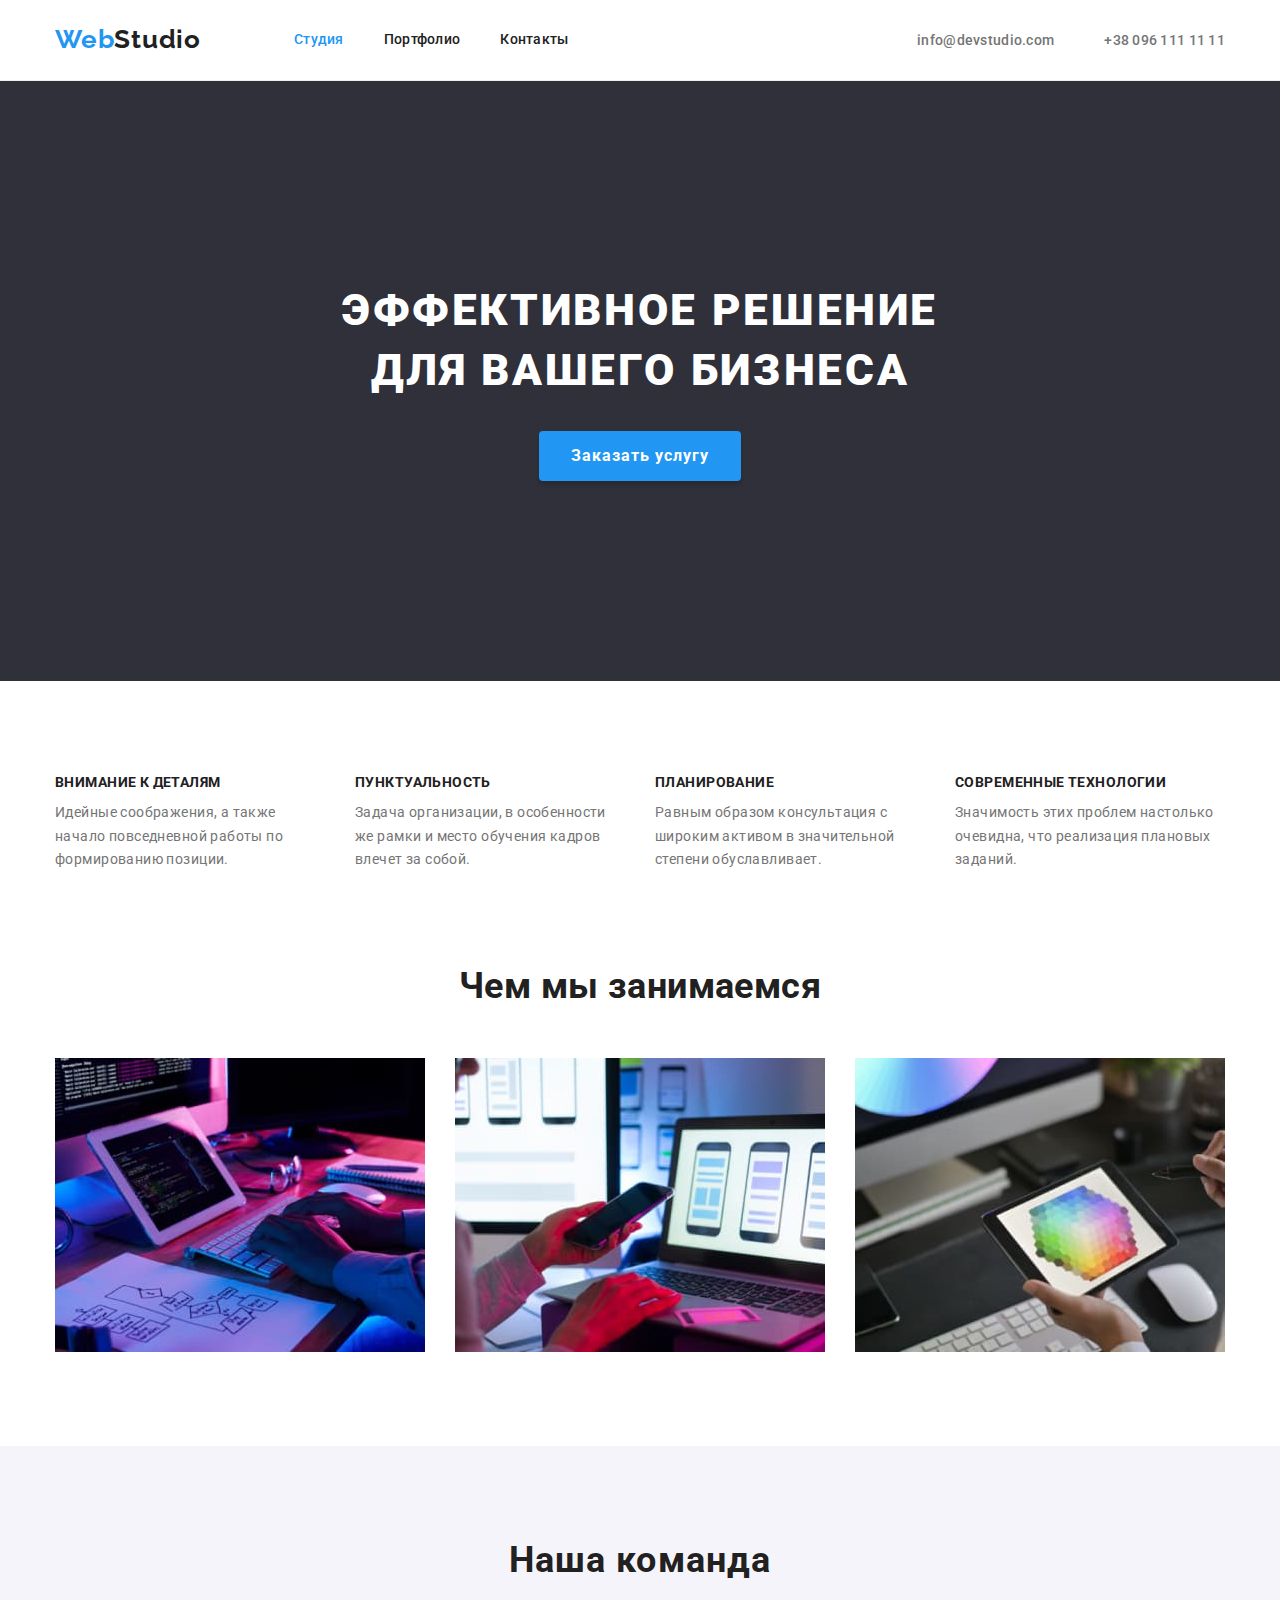
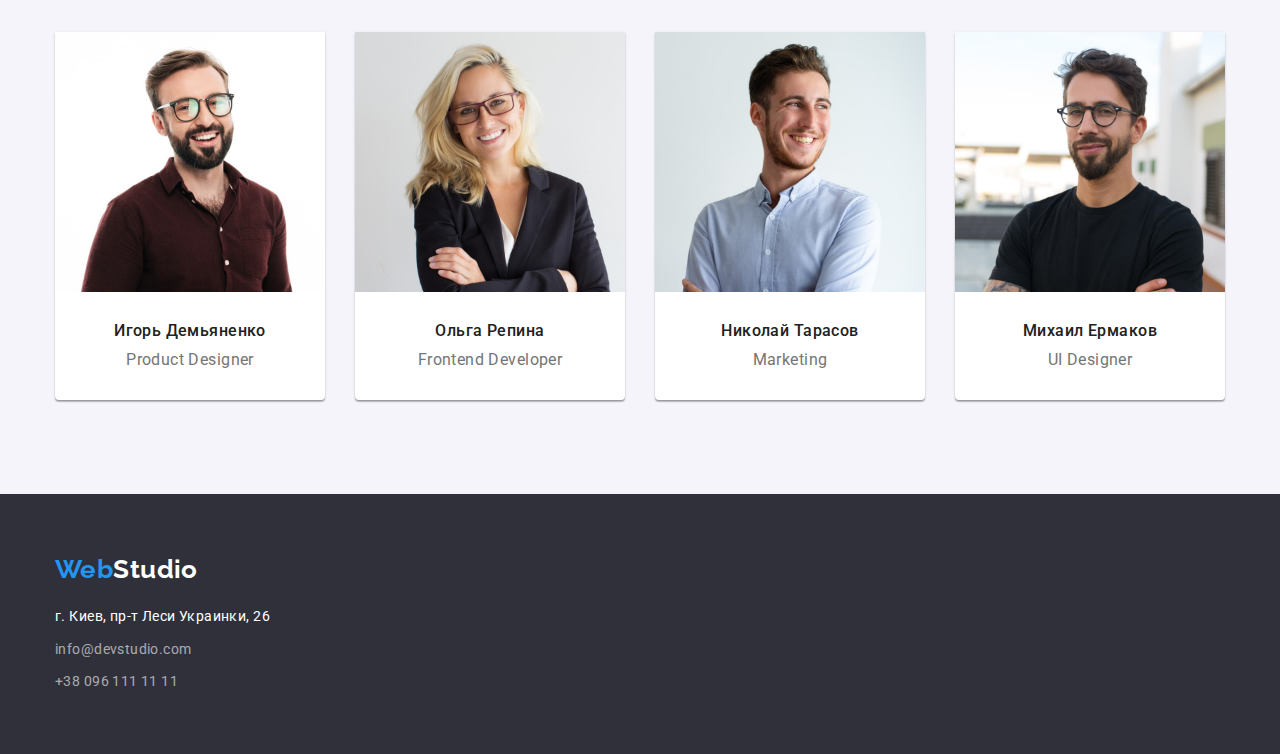
<file: index.html>
<!DOCTYPE html>
<html lang="ru">
  <head>
    <meta charset="UTF-8" />
    <meta http-equiv="X-UA-Compatible" content="IE=edge" />
    <meta name="viewport" content="width=device-width, initial-scale=1.0" />
    <title>Студия</title>
    <link
      href="https://fonts.googleapis.com/css2?family=Raleway:wght@700&family=Roboto:wght@400;500;700;900&display=swap"
      rel="stylesheet"
    />
    <link
      rel="stylesheet"
      href="https://cdnjs.cloudflare.com/ajax/libs/modern-normalize/1.1.0/modern-normalize.min.css"
    />
    <link rel="stylesheet" href="./css/styles.css" />
  </head>
  <body>
    <header class="header">
      <div class="container">
        <nav class="site-nav">
          <a class="logo-black link" href="./index.html">
            <span class="logo-accent">Web</span>Studio
          </a>
          <ul class="list-nav">
            <li class="item"><a class="nav-link nav-link_active link" href="./index.html">Студия</a></li>
            <li class="item"><a class="nav-link link" href="./portfolio.html">Портфолио</a></li>
            <li class="item"><a class="nav-link link" href="./index.html">Контакты</a></li>
          </ul>
        <ul class="list-contact">
          <li class="item">
            <a class="contact-link link" href="mailto:info@devstudio.com">info@devstudio.com</a>
          </li>
          <li class="item"><a class="contact-link link" href="tel:+380961111111">+38 096 111 11 11</a></li>
        </ul>
        </nav>
      </div>
    </header>
    <main>
      <section class="main-screen">
        <div class="container">
        <h1 class="main-screen__title">
          ЭФФЕКТИВНОЕ РЕШЕНИЕ ДЛЯ ВАШЕГО БИЗНЕСА
        </h1>
        <button class="main-screen__button" type="button">Заказать услугу</button>
      </section>
      </div>
      <section class="benefits">
        <div class="container">
        <h2 class="benefits-main-title visually-hidden">Преимущества</h2>
        <ul class="list-benefits">
          <li class="item">
            <h3 class="benefits-title">Внимание к деталям</h3>
            <p class="benefits-subtitle">
              Идейные соображения, а также начало повседневной работы по формированию позиции.
            </p>
          </li>
          <li class="item">
            <h3 class="benefits-title">Пунктуальность</h3>
            <p class="benefits-subtitle">
              Задача организации, в особенности же рамки и место обучения кадров влечет за собой.
            </p>
          </li>
          <li class="item">
            <h3 class="benefits-title">Планирование</h3>
            <p class="benefits-subtitle">
              Равным образом консультация с широким активом в значительной степени обуславливает.
            </p>
          </li>
          <li class="item">
            <h3 class="benefits-title">Современные технологии</h3>
            <p class="benefits-subtitle">
              Значимость этих проблем настолько очевидна, что реализация плановых заданий.
            </p>
          </li>
        </ul>
        </div>
      </section>
      <section class="tasks">
        <div class="container">
        <h2 class="tasks-title title">Чем мы занимаемся</h2>
        <ul class="list-tasks">
          <li class="tasks-item">
            <img class="tasks-img" src="./images/Other/layout.jpg" alt="Макет работы" width="370" />
          </li>
          <li class="tasks-item">
            <img class="tasks-img" src="./images/Other/iphone.jpg" alt="Проверка с помощью смартфона" width="370" />
          </li>
          <li class="tasks-item">
            <img class="tasks-img" src="./images/Other/ipad.jpg" alt="Цветная палитра" width="370" />
          </li>
        </ul>
        </div>
      </section>
      <section class="staff">
        <div class="container">
        <h2 class="staff-title title">Наша команда</h2>
        <ul class="list-staff">
          <li class="staff-item">
            <img src="./images/Staff/ihor.jpg" alt="Игорь Демьяненко" width="270" />
            <div class="staff-couple">
            <h3 class="staff-name">Игорь Демьяненко</h3>
            <p class="staff-job">Product Designer</p>
            </div>
          </li>
          <li class="staff-item">
            <img src="./images/Staff/olga.jpg" alt="Ольга Репина" width="270" />
            <div class="staff-couple">
            <h3 class="staff-name">Ольга Репина</h3>
            <p class="staff-job">Frontend Developer</p>
            </div>
          </li>
          <li class="staff-item">
            <img src="./images/Staff/nikolay.jpg" alt="Николай Тарасов" width="270" />
            <div class="staff-couple">
            <h3 class="staff-name">Николай Тарасов</h3>
            <p class="staff-job">Marketing</p>
            </div>
          </li>
          <li class="staff-item">
            <img src="./images/Staff/michael.jpg" alt="Михаил Ермаков" width="270" />
            <div class="staff-couple">
            <h3 class="staff-name">Михаил Ермаков</h3>
            <p class="staff-job">UI Designer</p>
            </div>
          </li>
        </ul>
        </div>
      </section>
    </main>
    <footer class="page-footer">
      <div class="container">
      <a class="logo-white link footer-logo" href="./index.html">
        <span class="logo-accent logo-footer">Web</span>Studio
      </a>

      <address>
        <ul class="list-address">
          <li class="item">
            <a
              class="text-info link"
              href="https://goo.gl/maps/ocB1v3BhjYpGkEf58"
              rel="noopener noreferrer"
              target="_blank"
              >г. Киев, пр-т Леси Украинки, 26</a
            >
          </li>
          <li class="item">
            <a class="info link" href="mailto:info@devstudio.com">info@devstudio.com</a>
          </li>
          <li class="item">
            <a class="info link" href="tel:+380961111111">+38 096 111 11 11</a>
          </li>
        </ul>
      </address>
      </div>
    </footer>
  </body>
</html>
</file>
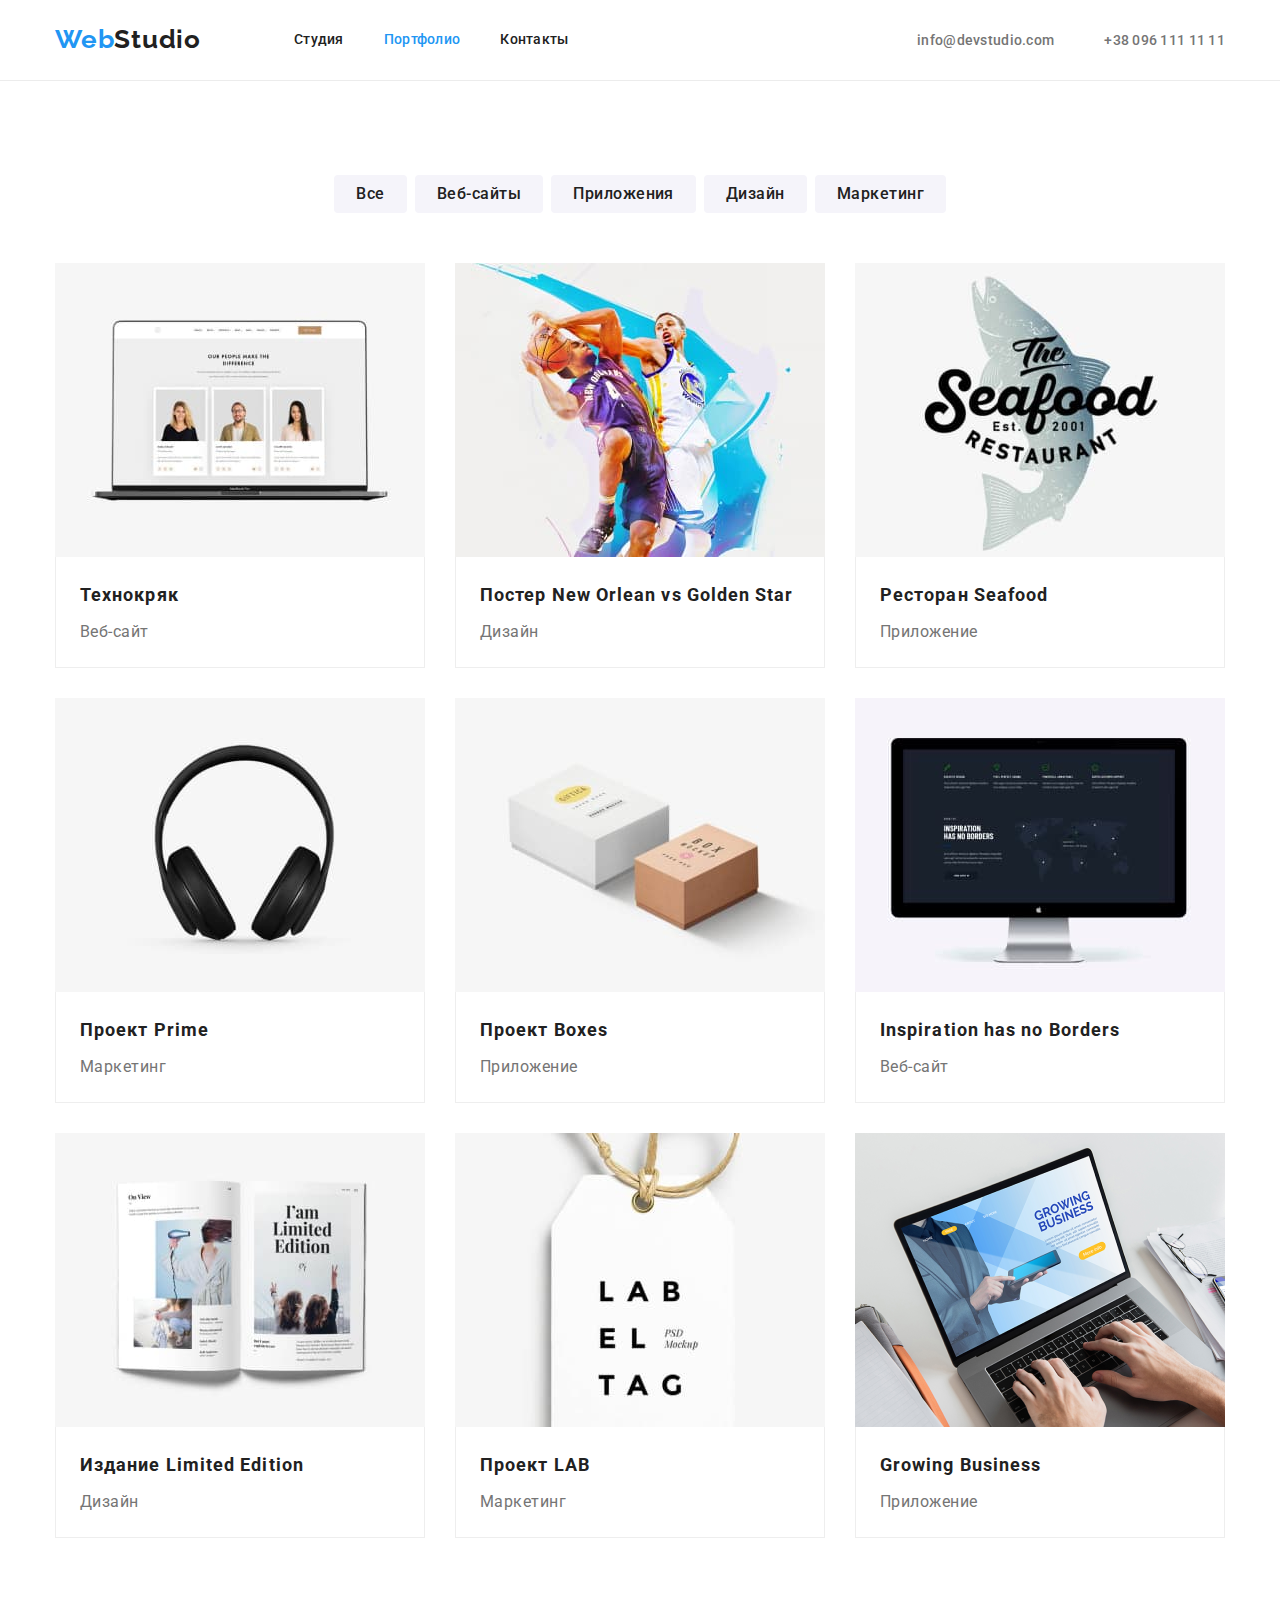
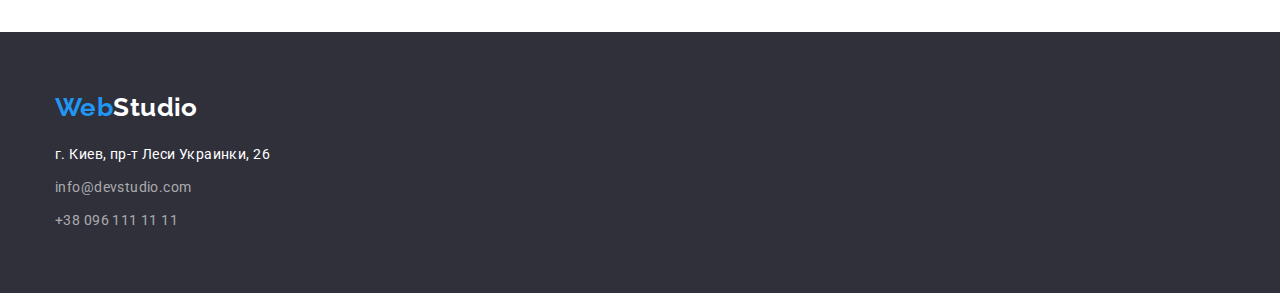
<file: portfolio.html>
<!DOCTYPE html>
<html lang="ru">
  <head>
    <meta charset="UTF-8" />
    <meta http-equiv="X-UA-Compatible" content="IE=edge" />
    <meta name="viewport" content="width=device-width, initial-scale=1.0" />
    <title>Портфолио</title>
    <link
      href="https://fonts.googleapis.com/css2?family=Raleway:wght@700&family=Roboto:wght@400;500;700;900&display=swap"
      rel="stylesheet"
    />
    <link
      rel="stylesheet"
      href="https://cdnjs.cloudflare.com/ajax/libs/modern-normalize/1.1.0/modern-normalize.min.css"
    />
    <link rel="stylesheet" href="./css/styles.css" />
  </head>
  <body class="page">
    <header class="header">
      <div class="container">
        <nav class="site-nav">
          <a class="logo-black link" href="./index.html">
            <span class="logo-accent">Web</span>Studio
          </a>
          <ul class="list-nav">
            <li class="item">
              <a class="nav-link link" href="./index.html">Студия</a>
            </li>
            <li class="item">
              <a class="nav-link nav-link_active link" href="./portfolio.html">Портфолио</a>
            </li>
            <li class="item"><a class="nav-link link" href="./index.html">Контакты</a></li>
          </ul>
          <ul class="list-contact">
            <li class="item">
              <a class="contact-link link" href="mailto:info@devstudio.com">info@devstudio.com</a>
            </li>
            <li class="item">
              <a class="contact-link link" href="tel:+380961111111">+38 096 111 11 11</a>
            </li>
          </ul>
        </nav>
      </div>
    </header>
    <main>
      <section>
        <div class="container button-selector">
          <ul class="list-button">
            <li class="item">
              <button class="button-selector-type" type="button">Все</button>
            </li>
            <li class="item">
              <button class="button-selector-type" type="button">Веб-сайты</button>
            </li>
            <li class="item">
              <button class="button-selector-type" type="button">Приложения</button>
            </li>
            <li class="item">
              <button class="button-selector-type" type="button">Дизайн</button>
            </li>
            <li class="item">
              <button class="button-selector-type" type="button">Маркетинг</button>
            </li>
          </ul>
          <h1 class="projects-title visually-hidden">Портфолио</h1>
          <ul class="list-projects">
            <li class="item">
              <img
                src="./images/Portfolio/projects_1.jpg"
                alt="Технокряк"
                class="card-img"
                width="370"
                height="294"
              />
              <div class="card">
                <h3 class="card-title">Технокряк</h3>
                <p class="card-subtitle">Веб-сайт</p>
              </div>
            </li>
            <li class="item">
              <img
                src="./images/Portfolio/projects_2.jpg"
                alt="Постер New Orlean vs Golden Star"
                class="card-img"
                width="370"
                height="294"
              />
              <div class="card">
                <h3 class="card-title">Постер New Orlean vs Golden Star</h3>
                <p class="card-subtitle">Дизайн</p>
              </div>
            </li>
            <li class="item">
              <img
                src="./images/Portfolio/projects_3.jpg"
                alt="Ресторан Seafood"
                class="card-img"
                width="370"
                height="294"
              />
              <div class="card">
                <h3 class="card-title">Ресторан Seafood</h3>
                <p class="card-subtitle">Приложение</p>
              </div>
            </li>
            <li class="item">
              <img
                src="./images/Portfolio/projects_4.jpg"
                alt="Проект Prime"
                class="card-img"
                width="370"
                height="294"
              />
              <div class="card">
                <h3 class="card-title">Проект Prime</h3>
                <p class="card-subtitle">Маркетинг</p>
              </div>
            </li>
            <li class="item">
              <img
                src="./images/Portfolio/projects_5.jpg"
                alt="Проект Boxes"
                class="card-img"
                width="370"
                height="294"
              />
              <div class="card">
                <h3 class="card-title">Проект Boxes</h3>
                <p class="card-subtitle">Приложение</p>
              </div>
            </li>
            <li class="item">
              <img
                src="./images/Portfolio/projects_6.jpg"
                alt="Inspiration has no Borders"
                class="card-img"
                width="370"
                height="294"
              />
              <div class="card">
                <h3 class="card-title">Inspiration has no Borders</h3>
                <p class="card-subtitle">Веб-сайт</p>
              </div>
            </li>
            <li class="item">
              <img
                src="./images/Portfolio/projects_7.jpg"
                alt="Издание Limited Edition"
                class="card-img"
                width="370"
                height="294"
              />
              <div class="card">
                <h3 class="card-title">Издание Limited Edition</h3>
                <p class="card-subtitle">Дизайн</p>
              </div>
            </li>
            <li class="item">
              <img
                src="./images/Portfolio/projects_8.jpg"
                alt="Проект LAB"
                class="card-img"
                width="370"
                height="294"
              />
              <div class="card">
                <h3 class="card-title">Проект LAB</h3>
                <p class="card-subtitle">Маркетинг</p>
              </div>
            </li>
            <li class="item">
              <img
                src="./images/Portfolio/projects_9.png"
                alt="Growing Business"
                class="card-img"
                width="370"
                height="294"
              />
              <div class="card">
                <h3 class="card-title">Growing Business</h3>
                <p class="card-subtitle">Приложение</p>
              </div>
            </li>
          </ul>
        </div>
      </section>
    </main>
    <footer class="page-footer">
      <div class="container">
        <a class="logo-white link footer-logo" href="./index.html">
          <span class="logo-accent logo-footer">Web</span>Studio
        </a>

        <address>
          <ul class="list-address">
            <li class="item">
              <a
                class="text-info link"
                href="https://goo.gl/maps/ocB1v3BhjYpGkEf58"
                rel="noopener noreferrer"
                target="_blank"
                >г. Киев, пр-т Леси Украинки, 26</a
              >
            </li>
            <li class="item">
              <a class="info link" href="mailto:info@devstudio.com">info@devstudio.com</a>
            </li>
            <li class="item">
              <a class="info link" href="tel:+380961111111">+38 096 111 11 11</a>
            </li>
          </ul>
        </address>
      </div>
    </footer>
  </body>
</html>
</file>
<file: css/styles.css>
:root {
  --title-text-color: #212121;
  --text-color: #757575;
  --text-white-color: #ffffff;
  --accent-color: #2196f3;
  --hero-bcgcolor: #2f303a;
  --staff-bcgcolor: #f5f4fa;
  --contact-footer: #ffffff99;
  --hover-focus-button: #188ce8;
}

body {
  font-family: 'Roboto', Raleway, sans-serif;
  font-size: 14px;
  letter-spacing: 0.03em;
  color: var(--title-text-color);
  background-color: #ffffff;
}

.container {
  width: 1200px;
  padding-left: 15px;
  padding-right: 15px;
  margin: 0 auto;
}

h1,
h2,
h3,
h4,
h5,
h6,
p {
  margin-top: 0;
  margin-bottom: 0;
}

address {
  font-style: normal;
}

ul {
  list-style-type: none;
  padding-left: 0px;
  margin-top: 0px;
  margin-bottom: 0px;
}

img {
  display: block;
}
.link {
  text-decoration: none;
}

.visually-hidden {
  position: absolute;
  width: 1px;
  height: 1px;
  margin: -1px;
  border: 0;
  padding: 0;
  white-space: nowrap;
  clip-path: inset(100%);
  clip: rect(0 0 0 0);
  overflow: hidden;
}

/* -------------------HEADER---------------------*/
.header {
  border-bottom: 1px solid #ececec;
}

.first {
}
.site-nav {
  display: flex;
  align-items: center;
}
.list-nav {
  display: flex;
  margin-left: 93px;
}

.site-nav .item + .item {
  margin-left: 40px;
}

.logo-accent {
  color: var(--accent-color);
}
.logo-black {
  font-family: 'Raleway', sans-serif;
  font-weight: 700;
  font-size: 26px;
  line-height: 1.2;
  letter-spacing: 0.03em;
  color: var(--title-text-color);
}
.nav-link {
  display: block;
  padding-top: 32px;
  padding-bottom: 32px;

  font-weight: 500;
  font-size: 14px;
  line-height: 1.14;
  letter-spacing: 0.02em;
  color: var(--title-text-color);
}

.nav-link:hover,
.nav-link:focus {
  color: var(--accent-color);
}

.nav-link_active {
  color: var(--accent-color);
}

.list-contact {
  display: flex;
  margin-left: auto;
}

.list-contact .item + .item {
  margin-left: 50px;
}

.contact-link {
  font-weight: 500;
  font-size: 1.1;
  line-height: 16px;
  letter-spacing: 0.02em;
  color: var(--text-color);
}

.contact-link:hover,
.contact-link:focus {
  color: var(--accent-color);
}

/* ----------------------MAIN-------------------- */
.main-screen {
  padding-top: 200px;
  padding-bottom: 200px;

  text-align: center;
  background-color: var(--hero-bcgcolor);
}

.main-screen__title {
  margin: 0px auto 30px auto;
  width: 696px;

  font-weight: 900;
  font-size: 44px;
  line-height: 1.36;
  text-align: center;
  letter-spacing: 0.06em;
  text-transform: uppercase;
  color: var(--text-white-color);
}

.main-screen__button {
  padding: 10px 32px;
  min-width: 200px;
  height: 50px;
  margin: auto;
  font-family: 'Roboto', Raleway, sans-serif;
  font-weight: 700;
  font-size: 16px;
  line-height: 1.88;
  display: flex;
  align-items: center;
  letter-spacing: 0.06em;
  color: var(--text-white-color);
  background: var(--accent-color);
  box-shadow: 0px 4px 4px rgba(0, 0, 0, 0.15);
  border-radius: 4px;
  border: 1px transparent;
  cursor: pointer;
}

.benefits {
  padding-top: 94px;
}

.list-benefits {
  display: flex;
}

.list-benefits .item + .item {
  margin-left: 30px;
}

.benefits-title {
  margin-top: 0px;
  margin-bottom: 10px;
  font-size: 14px;
  font-weight: 700;
  line-height: 1.14;
  text-transform: uppercase;
  color: var(--title-text-color);
}

.benefits-subtitle {
  width: 270px;
  margin-top: 0px;
  margin-bottom: 0px;
  line-height: 1.71;
  color: var(--text-color);
}
.tasks {
  padding-top: 94px;
  padding-bottom: 94px;
}

.list-tasks {
  display: flex;
  justify-content: space-between;
  /* margin-left: -30px; */
}
.tasks-item {
  /* flex-basis: calc((100% - 90px) / 3);
  margin-left: 30px; */
}

.tasks-title {
  margin-top: 0px;
  margin-bottom: 50px;
  font-weight: 700;
  font-size: 36px;
  line-height: 1.16;
  text-align: center;
  color: var(--title-text-color);
}

.staff {
  padding-top: 94px;
  padding-bottom: 94px;
  text-align: center;
  background-color: var(--staff-bcgcolor);
}

.staff-title {
  margin-bottom: 50px;
  margin-top: 0px;
  font-weight: 700;
  font-size: 36px;
  line-height: 1.16;
  text-align: center;
  letter-spacing: 0.03em;
}

.list-staff {
  display: flex;
  justify-content: space-between;
  /* margin-left: -30px; */
}

.staff-item {
  /* flex-basis: calc((100% - 120px) / 4);
  margin-left: 30px; */

  background-color: var(--text-white-color);
  box-shadow: 0px 1px 3px rgba(0, 0, 0, 0.12), 0px 1px 1px rgba(0, 0, 0, 0.14),
    0px 2px 1px rgba(0, 0, 0, 0.2);
  border-radius: 0px 0px 4px 4px;
}

.staff-couple {
  padding: 30px 0px;
}

.staff-name {
  margin-bottom: 10px;
  font-weight: 500;
  font-size: 16px;
  line-height: 1.18;
  color: var(--title-text-color);
}

.staff-job {
  font-size: 16px;
  line-height: 1.18;
  color: var(--text-color);
}

/* --------------Page Fotter-------------------- */
.page-footer {
  padding-top: 60px;
  padding-bottom: 60px;
  background-color: var(--hero-bcgcolor);
}

.footer-logo {
  display: block;
  margin-bottom: 20px;
}

.list-address .item + .item {
  margin-top: 9px;
}

.logo-white {
  font-family: 'Raleway', sans-serif;
  font-weight: 700;
  font-size: 26px;
  line-height: 1.19;
  color: var(--text-white-color);
}

.text-info {
  font-style: normal;
  font-size: 14px;
  line-height: 1.71;
  letter-spacing: 0.03em;
  color: var(--text-white-color);
}

.info {
  margin-bottom: 9px;
  font-style: normal;
  font-size: 14px;
  line-height: 1.71;
  letter-spacing: 0.03em;
  color: rgba(255, 255, 255, 0.6);
}

.info:last-child {
  margin-bottom: 0px;
}

.page-footer .text-info:hover,
.page-footer .text-info:focus {
  color: var(--accent-color);
}

.page-footer .info:hover,
.page-footer .info:focus {
  color: var(--accent-color);
}

/*--------------- Portfolio------------------ */

/*-------------------- MAIN------------------ */
.button-selector {
  padding-top: 94px;
  padding-bottom: 94px;
}

.list-button {
  display: block;
  display: flex;
  margin-bottom: 50px;
  justify-content: center;
}

.list-button .item + .item {
  margin-left: 8px;
}

.button-selector-type {
  padding: 6px 22px;
  min-width: 73px;
  height: 38px;
  font-family: 'Roboto', Raleway, sans-serif;
  font-weight: 500;
  font-size: 16px;
  line-height: 1.62;
  text-align: center;
  letter-spacing: 0.03em;
  color: var(--title-text-color);
  cursor: pointer;
  background: var(--staff-bcgcolor);
  border-radius: 4px;
  border: transparent;
}

.button-selector-type:hover,
.button-selector-type:focus,
.button-selector-type:active {
  background: var(--accent-color);
  box-shadow: 0px 3px 1px rgba(0, 0, 0, 0.1), 0px 1px 2px rgba(0, 0, 0, 0.08),
    0px 2px 2px rgba(0, 0, 0, 0.12);
  border-radius: 4px;
  font-weight: 500;
  font-size: 16px;
  line-height: 1.62;
  text-align: center;
  letter-spacing: 0.03em;
  color: var(--text-white-color);
}

.list-projects {
  display: flex;
  flex-wrap: wrap;
  /* list-style-type: none;
  margin-right: -30px;
  margin-bottom: -30px; */
  /* margin-bottom: 94px; */
}

.list-projects .item {
  display: block;
  flex-basis: calc((100% - 60px) / 3);
  margin-right: 30px;
  margin-bottom: 30px;
  background: #ffffff;
}

.list-projects .item:nth-child(3n) {
  margin-right: 0px;
}

.list-projects .item:nth-last-child(-n + 3) {
  margin-bottom: 0px;
}

.card {
  padding: 20px 24px;

  border: 1px solid #eeeeee;
  border-top: none;
}

.card-title {
  margin-top: 0px;
  margin-bottom: 4px;
  font-weight: 700;
  font-size: 18px;
  line-height: 2;
  letter-spacing: 0.06em;
  color: var(--title-text-color);
}

.card-subtitle {
  margin: 0px;
  font-size: 16px;
  line-height: 1.88;
  letter-spacing: 0.03em;
  color: var(--text-color);
}
</file>
